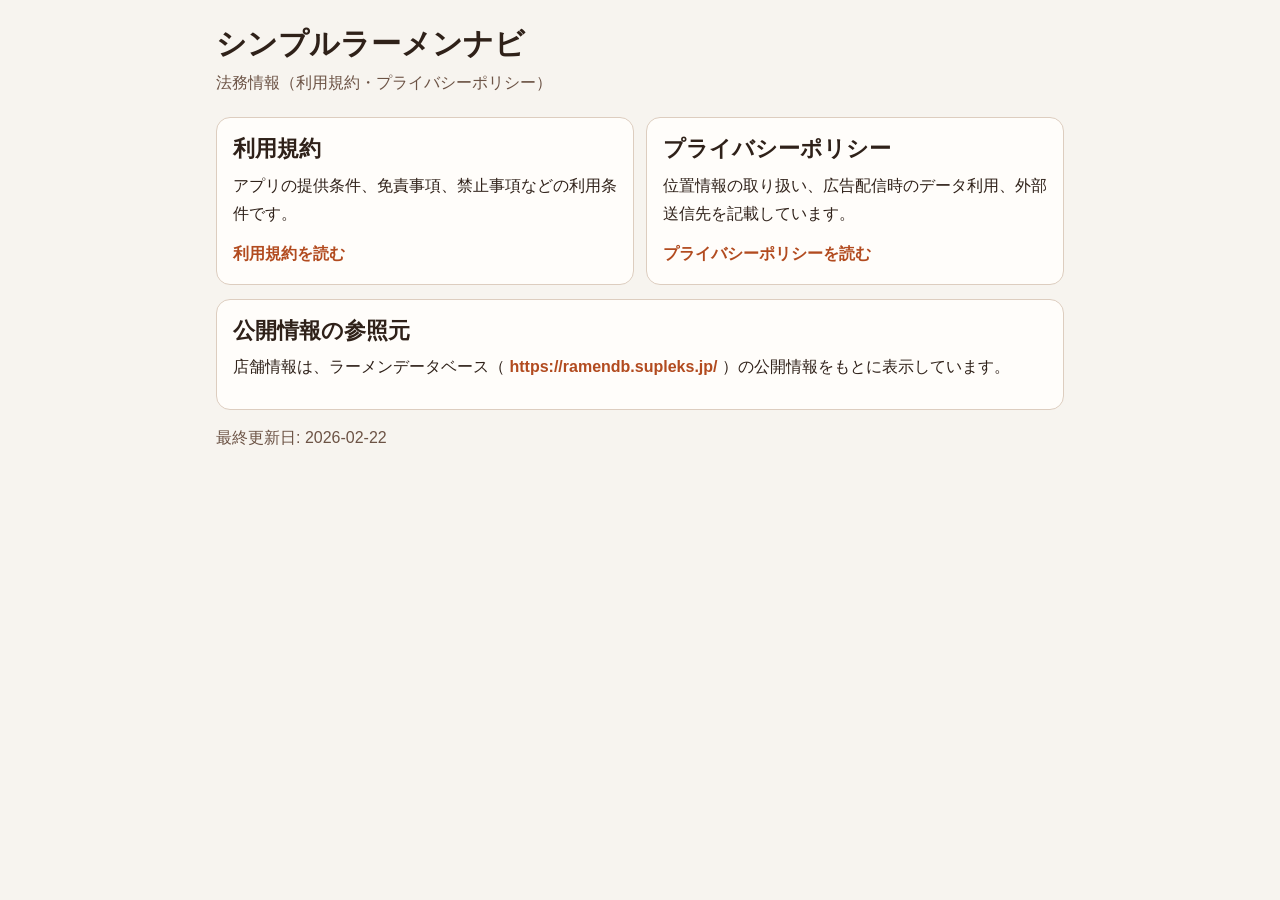
<file: index.html>
<!doctype html>
<html lang="ja">
  <head>
    <meta charset="utf-8" />
    <meta name="viewport" content="width=device-width, initial-scale=1" />
    <title>シンプルラーメンナビ | 法務情報</title>
    <meta
      name="description"
      content="シンプルラーメンナビの利用規約・プライバシーポリシーを掲載しています。"
    />
    <link rel="stylesheet" href="./styles.css" />
  </head>
  <body>
    <main class="container">
      <header class="header">
        <h1>シンプルラーメンナビ</h1>
        <p class="meta">法務情報（利用規約・プライバシーポリシー）</p>
      </header>

      <section class="grid">
        <article class="card">
          <h2>利用規約</h2>
          <p>
            アプリの提供条件、免責事項、禁止事項などの利用条件です。
          </p>
          <a href="./terms.html">利用規約を読む</a>
        </article>

        <article class="card">
          <h2>プライバシーポリシー</h2>
          <p>
            位置情報の取り扱い、広告配信時のデータ利用、外部送信先を記載しています。
          </p>
          <a href="./privacy-policy.html">プライバシーポリシーを読む</a>
        </article>
      </section>

      <section class="card">
        <h2>公開情報の参照元</h2>
        <p>
          店舗情報は、ラーメンデータベース（
          <a href="https://ramendb.supleks.jp/" target="_blank" rel="noopener noreferrer">https://ramendb.supleks.jp/</a>
          ）の公開情報をもとに表示しています。
        </p>
      </section>

      <p class="meta">最終更新日: 2026-02-22</p>
    </main>
  </body>
</html>
</file>
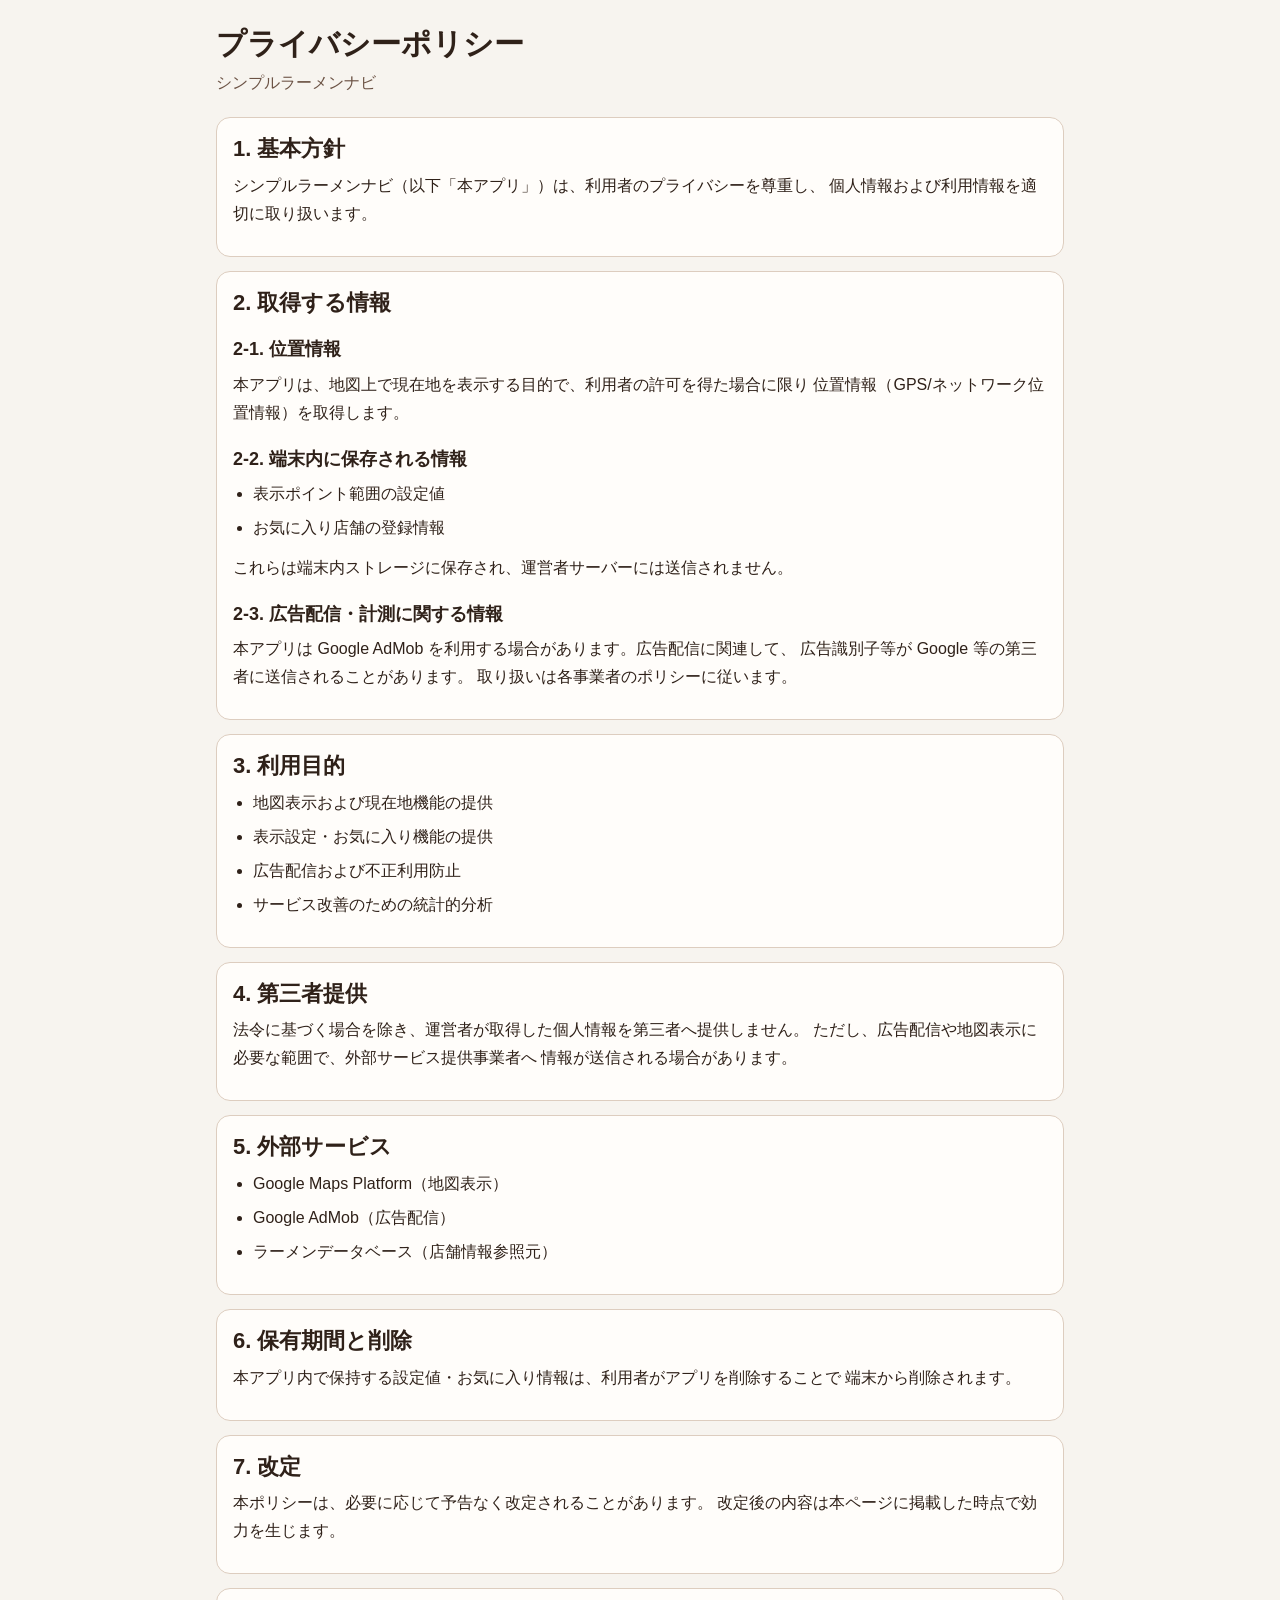
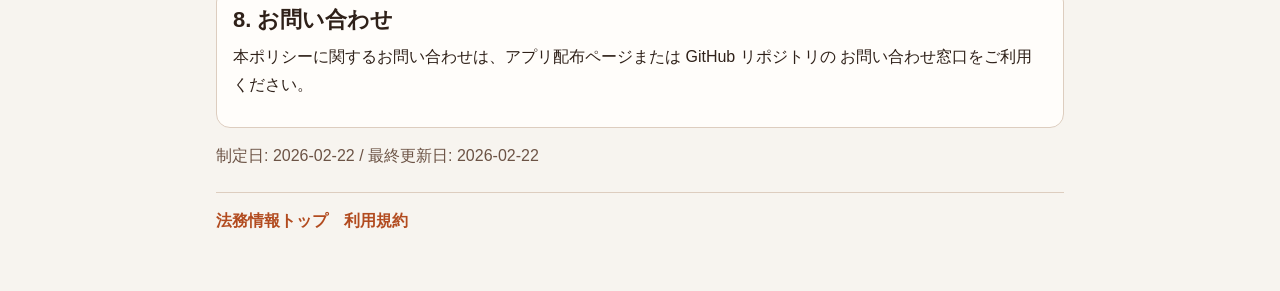
<file: privacy-policy.html>
<!doctype html>
<html lang="ja">
  <head>
    <meta charset="utf-8" />
    <meta name="viewport" content="width=device-width, initial-scale=1" />
    <title>プライバシーポリシー | シンプルラーメンナビ</title>
    <meta name="description" content="シンプルラーメンナビのプライバシーポリシーです。" />
    <link rel="stylesheet" href="./styles.css" />
  </head>
  <body>
    <main class="container">
      <header class="header">
        <h1>プライバシーポリシー</h1>
        <p class="meta">シンプルラーメンナビ</p>
      </header>

      <section class="card">
        <h2>1. 基本方針</h2>
        <p>
          シンプルラーメンナビ（以下「本アプリ」）は、利用者のプライバシーを尊重し、
          個人情報および利用情報を適切に取り扱います。
        </p>
      </section>

      <section class="card">
        <h2>2. 取得する情報</h2>
        <h3>2-1. 位置情報</h3>
        <p>
          本アプリは、地図上で現在地を表示する目的で、利用者の許可を得た場合に限り
          位置情報（GPS/ネットワーク位置情報）を取得します。
        </p>
        <h3>2-2. 端末内に保存される情報</h3>
        <ul>
          <li>表示ポイント範囲の設定値</li>
          <li>お気に入り店舗の登録情報</li>
        </ul>
        <p>これらは端末内ストレージに保存され、運営者サーバーには送信されません。</p>
        <h3>2-3. 広告配信・計測に関する情報</h3>
        <p>
          本アプリは Google AdMob を利用する場合があります。広告配信に関連して、
          広告識別子等が Google 等の第三者に送信されることがあります。
          取り扱いは各事業者のポリシーに従います。
        </p>
      </section>

      <section class="card">
        <h2>3. 利用目的</h2>
        <ul>
          <li>地図表示および現在地機能の提供</li>
          <li>表示設定・お気に入り機能の提供</li>
          <li>広告配信および不正利用防止</li>
          <li>サービス改善のための統計的分析</li>
        </ul>
      </section>

      <section class="card">
        <h2>4. 第三者提供</h2>
        <p>
          法令に基づく場合を除き、運営者が取得した個人情報を第三者へ提供しません。
          ただし、広告配信や地図表示に必要な範囲で、外部サービス提供事業者へ
          情報が送信される場合があります。
        </p>
      </section>

      <section class="card">
        <h2>5. 外部サービス</h2>
        <ul>
          <li>Google Maps Platform（地図表示）</li>
          <li>Google AdMob（広告配信）</li>
          <li>ラーメンデータベース（店舗情報参照元）</li>
        </ul>
      </section>

      <section class="card">
        <h2>6. 保有期間と削除</h2>
        <p>
          本アプリ内で保持する設定値・お気に入り情報は、利用者がアプリを削除することで
          端末から削除されます。
        </p>
      </section>

      <section class="card">
        <h2>7. 改定</h2>
        <p>
          本ポリシーは、必要に応じて予告なく改定されることがあります。
          改定後の内容は本ページに掲載した時点で効力を生じます。
        </p>
      </section>

      <section class="card">
        <h2>8. お問い合わせ</h2>
        <p>
          本ポリシーに関するお問い合わせは、アプリ配布ページまたは GitHub リポジトリの
          お問い合わせ窓口をご利用ください。
        </p>
      </section>

      <p class="meta">制定日: 2026-02-22 / 最終更新日: 2026-02-22</p>

      <nav class="footer-nav">
        <a href="./index.html">法務情報トップ</a>
        <a href="./terms.html">利用規約</a>
      </nav>
    </main>
  </body>
</html>
</file>
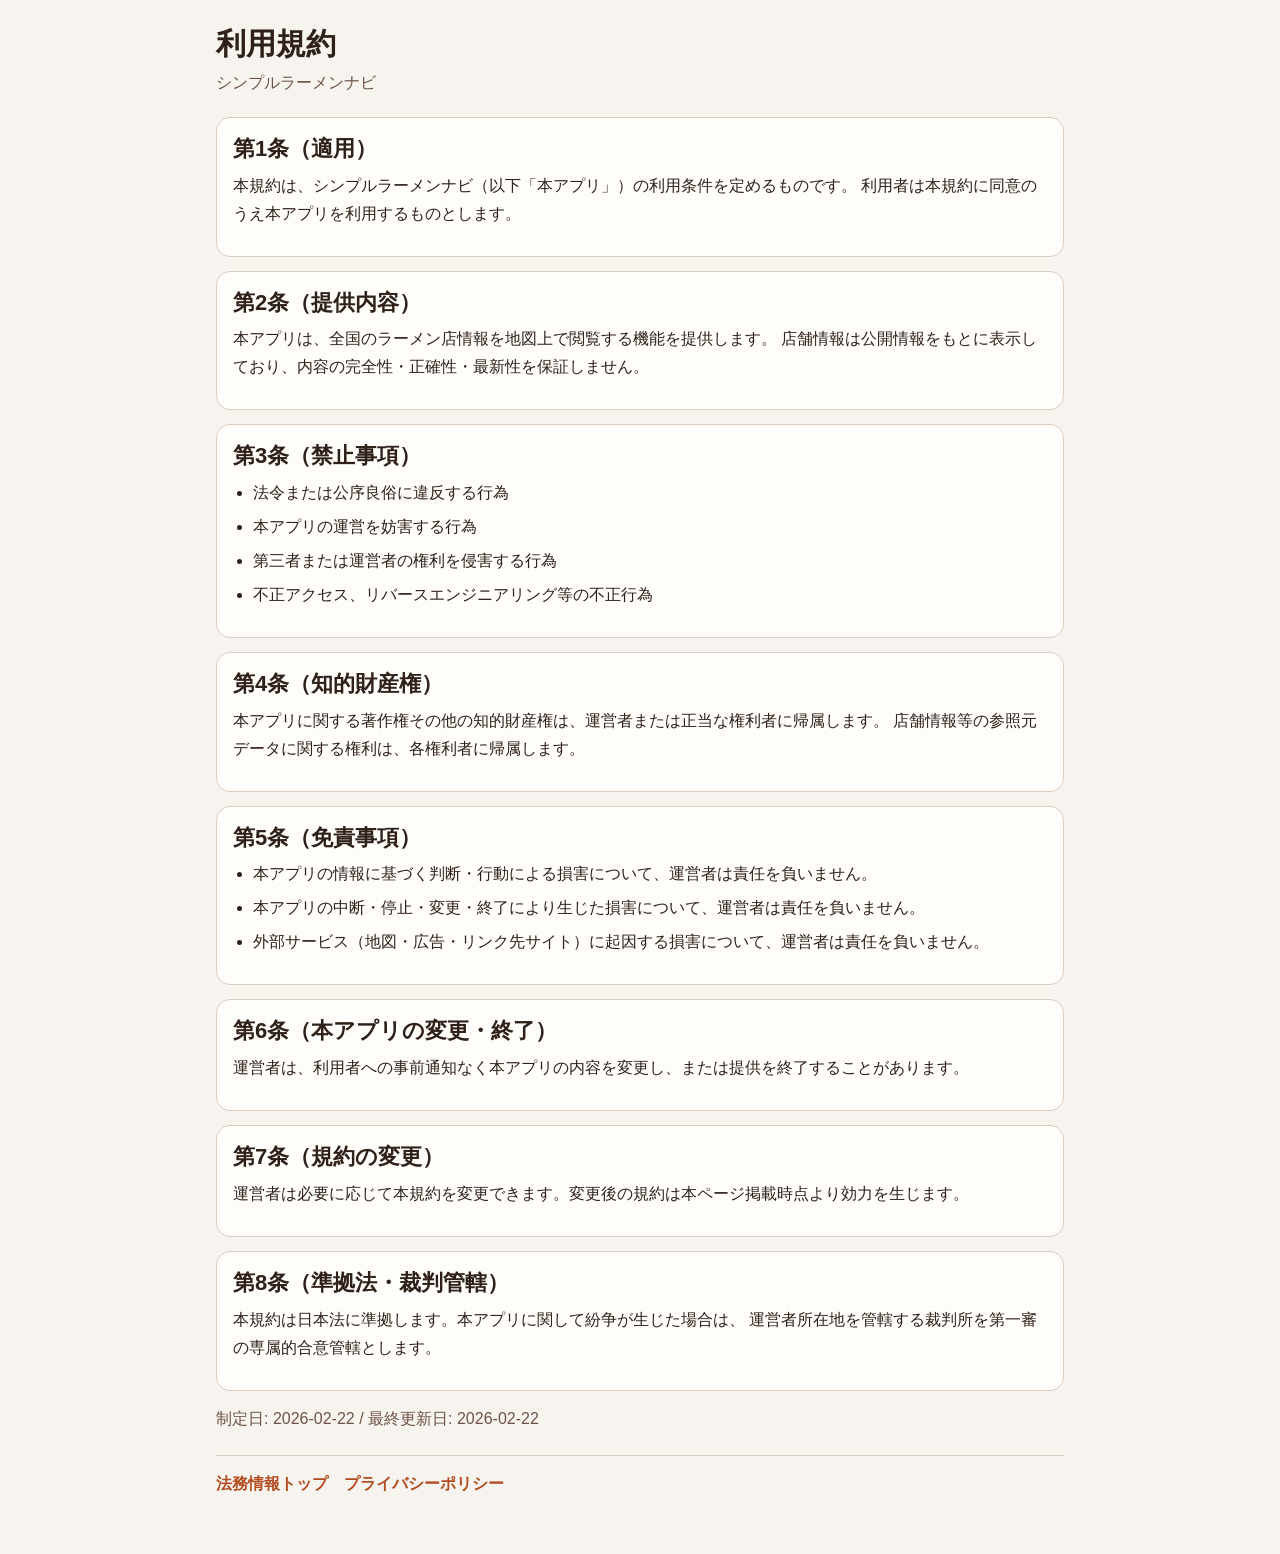
<file: terms.html>
<!doctype html>
<html lang="ja">
  <head>
    <meta charset="utf-8" />
    <meta name="viewport" content="width=device-width, initial-scale=1" />
    <title>利用規約 | シンプルラーメンナビ</title>
    <meta name="description" content="シンプルラーメンナビの利用規約です。" />
    <link rel="stylesheet" href="./styles.css" />
  </head>
  <body>
    <main class="container">
      <header class="header">
        <h1>利用規約</h1>
        <p class="meta">シンプルラーメンナビ</p>
      </header>

      <section class="card">
        <h2>第1条（適用）</h2>
        <p>
          本規約は、シンプルラーメンナビ（以下「本アプリ」）の利用条件を定めるものです。
          利用者は本規約に同意のうえ本アプリを利用するものとします。
        </p>
      </section>

      <section class="card">
        <h2>第2条（提供内容）</h2>
        <p>
          本アプリは、全国のラーメン店情報を地図上で閲覧する機能を提供します。
          店舗情報は公開情報をもとに表示しており、内容の完全性・正確性・最新性を保証しません。
        </p>
      </section>

      <section class="card">
        <h2>第3条（禁止事項）</h2>
        <ul>
          <li>法令または公序良俗に違反する行為</li>
          <li>本アプリの運営を妨害する行為</li>
          <li>第三者または運営者の権利を侵害する行為</li>
          <li>不正アクセス、リバースエンジニアリング等の不正行為</li>
        </ul>
      </section>

      <section class="card">
        <h2>第4条（知的財産権）</h2>
        <p>
          本アプリに関する著作権その他の知的財産権は、運営者または正当な権利者に帰属します。
          店舗情報等の参照元データに関する権利は、各権利者に帰属します。
        </p>
      </section>

      <section class="card">
        <h2>第5条（免責事項）</h2>
        <ul>
          <li>本アプリの情報に基づく判断・行動による損害について、運営者は責任を負いません。</li>
          <li>本アプリの中断・停止・変更・終了により生じた損害について、運営者は責任を負いません。</li>
          <li>外部サービス（地図・広告・リンク先サイト）に起因する損害について、運営者は責任を負いません。</li>
        </ul>
      </section>

      <section class="card">
        <h2>第6条（本アプリの変更・終了）</h2>
        <p>
          運営者は、利用者への事前通知なく本アプリの内容を変更し、または提供を終了することがあります。
        </p>
      </section>

      <section class="card">
        <h2>第7条（規約の変更）</h2>
        <p>
          運営者は必要に応じて本規約を変更できます。変更後の規約は本ページ掲載時点より効力を生じます。
        </p>
      </section>

      <section class="card">
        <h2>第8条（準拠法・裁判管轄）</h2>
        <p>
          本規約は日本法に準拠します。本アプリに関して紛争が生じた場合は、
          運営者所在地を管轄する裁判所を第一審の専属的合意管轄とします。
        </p>
      </section>

      <p class="meta">制定日: 2026-02-22 / 最終更新日: 2026-02-22</p>

      <nav class="footer-nav">
        <a href="./index.html">法務情報トップ</a>
        <a href="./privacy-policy.html">プライバシーポリシー</a>
      </nav>
    </main>
  </body>
</html>
</file>
<file: styles.css>
:root {
  --bg: #f7f4ef;
  --card: #fffdfa;
  --text: #2f2119;
  --muted: #6c5345;
  --accent: #b24b1f;
  --border: #ddcdbf;
}

* {
  box-sizing: border-box;
}

body {
  margin: 0;
  background: var(--bg);
  color: var(--text);
  font-family: -apple-system, BlinkMacSystemFont, "Hiragino Sans", "Yu Gothic UI",
    "Noto Sans JP", "Segoe UI", sans-serif;
  line-height: 1.75;
}

.container {
  max-width: 880px;
  margin: 0 auto;
  padding: 24px 16px 56px;
}

.header {
  margin-bottom: 20px;
}

h1 {
  margin: 0 0 6px;
  font-size: 30px;
  line-height: 1.3;
}

h2 {
  margin: 0 0 8px;
  font-size: 22px;
  line-height: 1.35;
}

h3 {
  margin: 20px 0 8px;
  font-size: 18px;
  line-height: 1.4;
}

p {
  margin: 0 0 12px;
}

small,
.meta {
  color: var(--muted);
}

.card {
  background: var(--card);
  border: 1px solid var(--border);
  border-radius: 14px;
  padding: 16px;
  margin-bottom: 14px;
}

.grid {
  display: grid;
  grid-template-columns: repeat(auto-fit, minmax(240px, 1fr));
  gap: 12px;
}

a {
  color: var(--accent);
  text-decoration: none;
  font-weight: 700;
}

a:hover {
  text-decoration: underline;
}

ul {
  margin: 0 0 12px 20px;
  padding: 0;
}

li {
  margin-bottom: 6px;
}

.footer-nav {
  margin-top: 22px;
  padding-top: 14px;
  border-top: 1px solid var(--border);
  display: flex;
  gap: 16px;
  flex-wrap: wrap;
}
</file>
